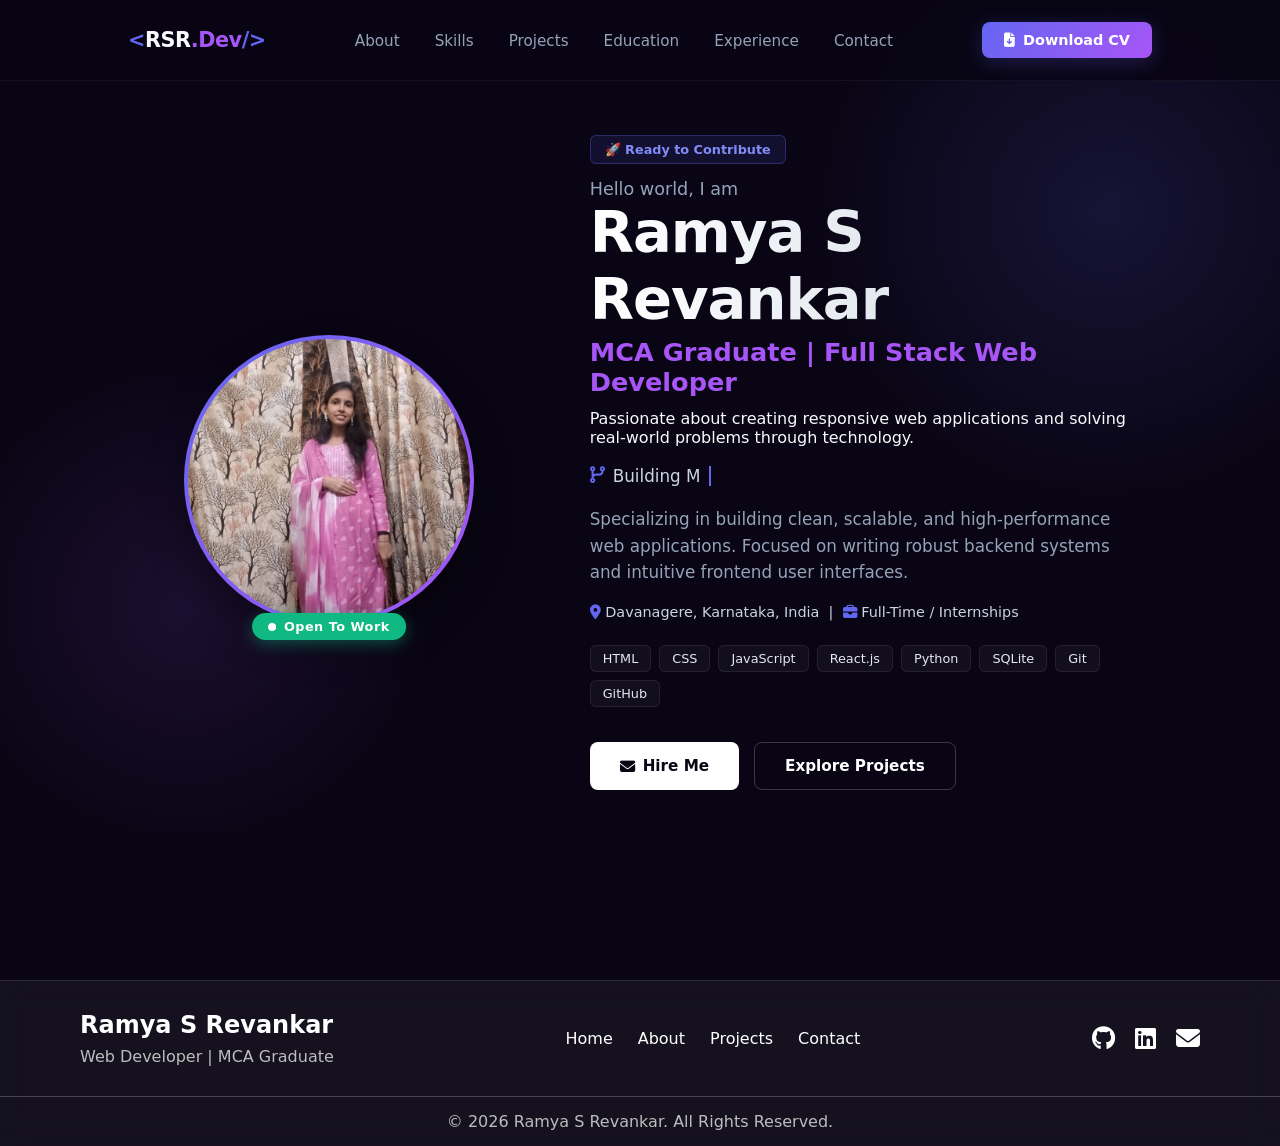
<file: index.html>
<!DOCTYPE html>
<html lang="en">
<head>
    <meta charset="UTF-8">
    <meta name="viewport" content="width=device-width, initial-scale=1.0">
    <title>Ramya S Revankar Portfolio</title>
    <link rel="stylesheet" href="index.css">
    <link rel="stylesheet" href="https://cdnjs.cloudflare.com/ajax/libs/font-awesome/6.4.0/css/all.min.css">
</head>
<body>

    <header>
        <div class="logo">
            <span class="logo-bracket">&lt;</span>RSR<span class="logo-accent">.Dev</span><span class="logo-bracket">/&gt;</span>
        </div>
        <nav>
            <ul class="nav-links">
                <li><a href="about.html">About</a></li>
                <li><a href="skills.html">Skills</a></li>
                <li><a href="projects.html">Projects</a></li>
                <li><a href="education.html">Education</a></li>
                <li><a href="experience.html">Experience</a></li>
                <li><a href="contact.html">Contact</a></li>
            </ul>
        </nav>
        <a href="file/Ramya_S_Revankar_Resume.pdf" class="btn-resume" download><i class="fa-solid fa-file-arrow-down"></i> Download CV</a>
    </header>

    <section class="hero">
        <div class="hero-container">
            
            <div class="profile-column">
                <div class="avatar-glow-ring">
                    <img src="images/logo3.jpeg" alt="Ramya S Revankar" class="profile-avatar">
                    <div class="availability-badge">
                        <span class="pulse-dot"></span> Open To Work
                    </div>
                </div>
            </div>

            <div class="info-column">
                <div class="badge-recruiter">🚀 Ready to Contribute</div>
                <p class="intro-hello">Hello world, I am</p>
                <h1 class="recruiter-name">Ramya S Revankar</h1>
                <h2 class="recruiter-title">MCA Graduate | Full Stack Web Developer</h2>
                <p class="professional-tagline">
                    Passionate about creating responsive web applications and solving real-world problems through technology.
                </p><br>
                
                <div class="dynamic-typing">
                    <i class="fa-solid fa-code-branch"></i> <span class="typed-text"></span><span class="cursor">&nbsp;</span>
                </div>

                <p class="recruiter-pitch">
                    Specializing in building clean, scalable, and high-performance web applications. Focused on writing robust backend systems and intuitive frontend user interfaces.
                </p>
                
                <p class="hiring-meta">
                    <i class="fa-solid fa-location-dot"></i> Davanagere, Karnataka, India &nbsp;|&nbsp; 
                    <i class="fa-solid fa-briefcase"></i> Full-Time / Internships
                </p>

                <div class="tech-pill-container">
                    <span class="tech-pill">HTML</span>
                    <span class="tech-pill">CSS</span>
                    <span class="tech-pill">JavaScript</span>
                    <span class="tech-pill">React.js</span>
                    <span class="tech-pill">Python</span>
                    <span class="tech-pill">SQLite</span>
                    <span class="tech-pill">Git</span>
                    <span class="tech-pill">GitHub</span>
                </div>

                <div class="action-row">
                    <a href="mailto:ramyasrevankar2002@gmail.com" class="btn btn-hire"><i class="fa-solid fa-envelope"></i> Hire Me</a>
                    <a href="projects.html" class="btn btn-work">Explore Projects</a>
                </div>

                
            </div>

        </div>
    </section>
    

    <!-- Footer -->
<footer class="footer">
    <div class="footer-container">
        <div class="footer-brand">
            <h3>Ramya S Revankar</h3>
            <p>Web Developer | MCA Graduate</p>
        </div>

        <div class="footer-links">
            <a href="index.html">Home</a>
            <a href="about.html">About</a>
            <a href="projects.html">Projects</a>
            <a href="contact.html">Contact</a>
        </div>

        <div class="footer-social">
            <a href="https://github.com/ramyasrevankar" target="_blank">
                <i class="fab fa-github"></i>
            </a>
            <a href="https://www.linkedin.com/in/ramya-s-revankar" target="_blank">
                <i class="fab fa-linkedin"></i>
            </a>
            <a href="mailto:ramyasrevankar2002@gmail.com">
                <i class="fas fa-envelope"></i>
            </a>
        </div>
    </div>

    <div class="footer-bottom">
        <p>&copy; 2026 Ramya S Revankar. All Rights Reserved.</p>
    </div>
</footer>
    <script src="script.js"></script>
</body>
</html>
</file>
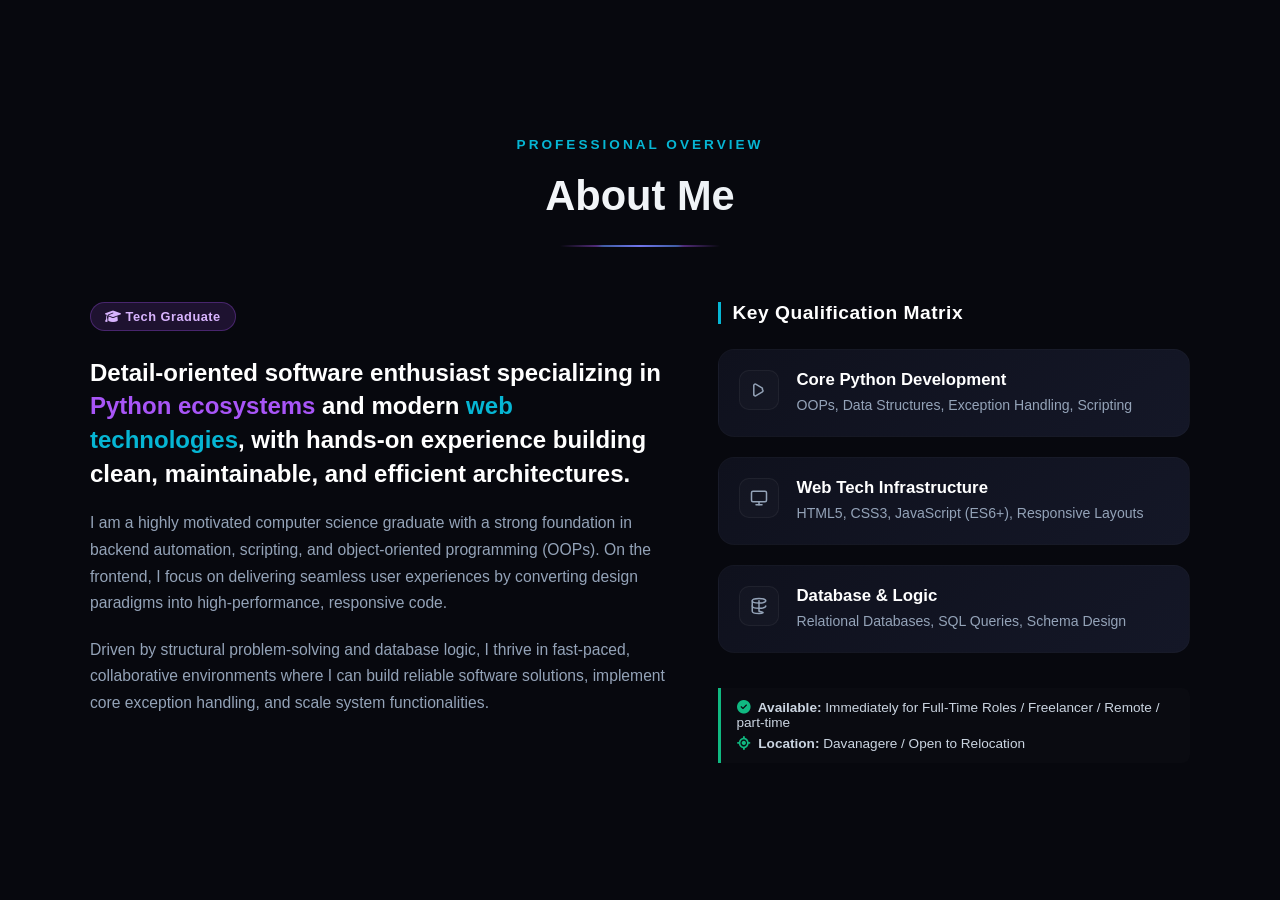
<file: about.html>
<!DOCTYPE html>
<html lang="en">
<head>
    <meta charset="UTF-8">
    <meta name="viewport" content="width=device-width, initial-scale=1.0">
    <title>About</title>
    <link rel="stylesheet" href="about.css">
    <link rel="stylesheet" href="https://cdnjs.cloudflare.com/ajax/libs/font-awesome/6.4.0/css/all.min.css">
</head>
<body>
    <section class="about-container">
        <p class="section-tag">Professional Overview</p>
        <h2 class="section-title">About Me</h2>
        <hr class="glow-divider-hr">
        <div class="about-grid">
            <div class="narrative-panel">
                <span class="recruiter-badge"><i class="fa-solid fa-graduation-cap"></i> Tech Graduate</span>
                <h3>
                    Detail-oriented software enthusiast specializing in <span class="highlight-purple">Python ecosystems</span> and modern <span class="highlight-cyan">web technologies</span>, with hands-on experience building clean, maintainable, and efficient architectures.
                </h3>
                <p>
                    I am a highly motivated computer science graduate with a strong foundation in backend automation, scripting, and object-oriented programming (OOPs). On the frontend, I focus on delivering seamless user experiences by converting design paradigms into high-performance, responsive code.
                </p>
                <p>
                    Driven by structural problem-solving and database logic, I thrive in fast-paced, collaborative environments where I can build reliable software solutions, implement core exception handling, and scale system functionalities.
                </p>
            </div>
            <div class="matrix-panel">
                <h4>Key Qualification Matrix</h4>    
                <div class="matrix-stack">
                    <div class="matrix-card">
                        <div class="matrix-icon-box">
                            <svg viewBox="0 0 24 24" stroke-linecap="round" stroke-linejoin="round">
                                <path d="M16.5 9.4 7.55 4.24a1.79 1.79 0 0 0-2.5 1.55v12.42a1.79 1.79 0 0 0 2.5 1.55l8.95-5.17a1.79 1.79 0 0 0 0-3.1z"></path>
                            </svg>
                        </div>
                        <div class="matrix-content">
                            <h5>Core Python Development</h5>
                            <p>OOPs, Data Structures, Exception Handling, Scripting</p>
                        </div>
                    </div>
                    <div class="matrix-card">
                        <div class="matrix-icon-box">
                            <svg viewBox="0 0 24 24" stroke-linecap="round" stroke-linejoin="round">
                                <rect x="2" y="3" width="20" height="14" rx="2" ry="2"></rect>
                                <line x1="8" y1="21" x2="16" y2="21"></line>
                                <line x1="12" y1="17" x2="12" y2="21"></line>
                            </svg>
                        </div>
                        <div class="matrix-content">
                            <h5>Web Tech Infrastructure</h5>
                            <p>HTML5, CSS3, JavaScript (ES6+), Responsive Layouts</p>
                        </div>
                    </div>
                    <div class="matrix-card">
                        <div class="matrix-icon-box">
                            <svg viewBox="0 0 24 24" stroke-linecap="round" stroke-linejoin="round">
                                <ellipse cx="12" cy="5" rx="9" ry="3"></ellipse>
                                <path d="M3 5v14c0 1.66 4 3 9 3s9-1.34 0-3V5"></path>
                                <path d="M3 12c0 1.66 4 3 9  3s9-1.34 9-3"></path>
                            </svg>
                        </div>
                        <div class="matrix-content">
                            <h5>Database & Logic</h5>
                            <p>Relational Databases, SQL Queries, Schema Design</p>
                        </div>
                    </div>
                    <div class="hiring-callout">
                        <p><strong><i class="fa-solid fa-circle-check"></i> Available:</strong> Immediately for Full-Time Roles / Freelancer / Remote / part-time</p>
                        <p><strong><i class="fa-solid fa-location-crosshairs"></i> Location:</strong> Davanagere / Open to Relocation</p>
                    </div>
                </div>
            </div>
        </div>
    </section>
</body>
</html>
</file>
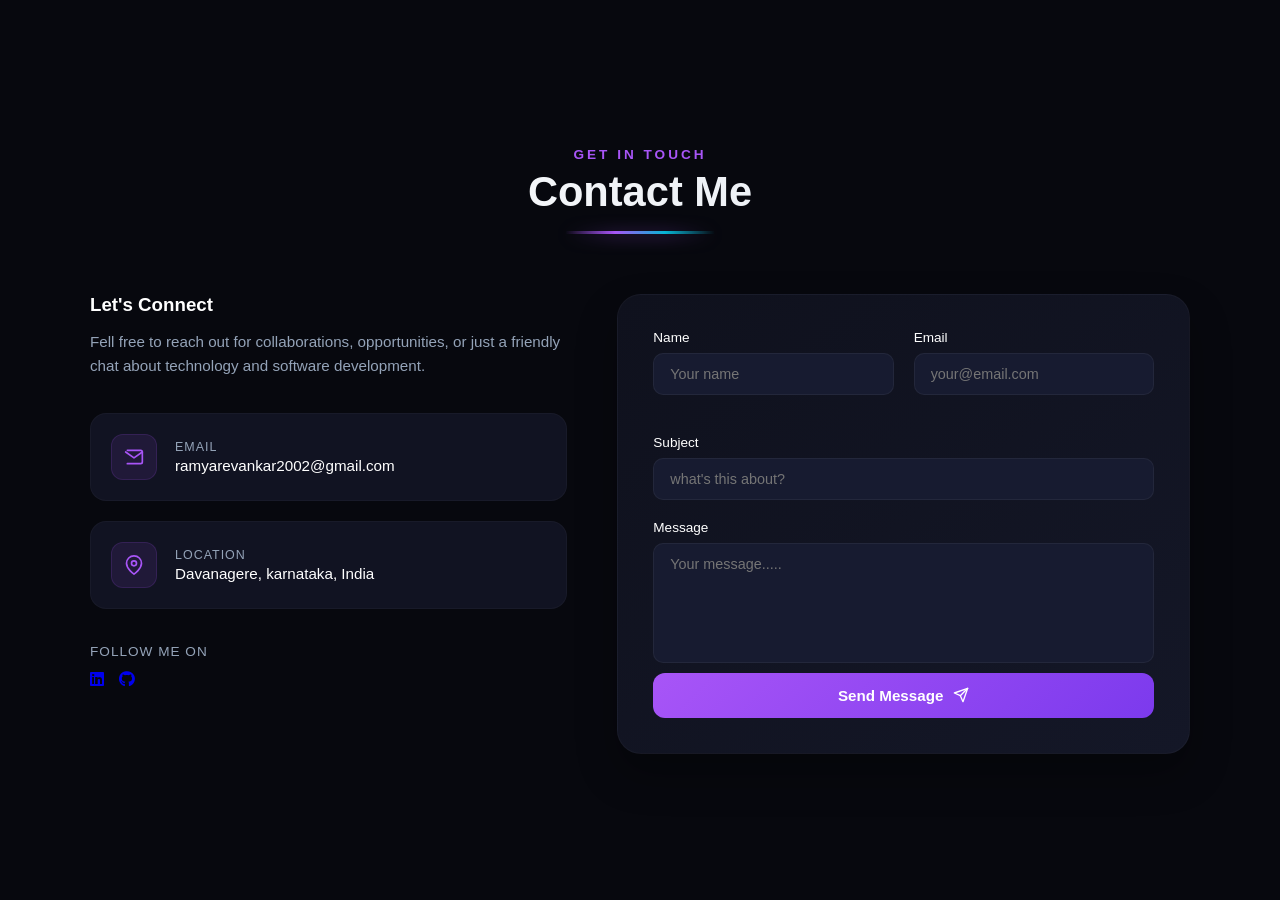
<file: contact.html>
<!DOCTYPE html>
<html lang="en">
<head>
    <meta charset="UTF-8">
    <meta name="viewport" content="width=device-width, initial-scale=1.0">
    <title>Contact</title>
    <link rel="stylesheet" href="contact.css">
    <link rel="stylesheet" href="https://cdnjs.cloudflare.com/ajax/libs/font-awesome/6.4.0/css/all.min.css">
</head>
<body>
    <section class="contact-section">
        <p class="section-tag">Get in Touch</p>
        <h2 class="section-title">Contact Me</h2>
        <hr class="attractive-hr">
        <div class="contact-grid">
            <div class="info-panel">
                <h3>Let's Connect</h3>
                <p class="desc">Fell free to reach out for collaborations, opportunities, or just a friendly chat about technology and software development.</p>
                <div class="info-cards-stack">
                    <div class="info-box">
                        <div class="icon-wrapper">
                            <svg viewBox="0 0 24 24" stroke-linecap="round" stroke-linejoin="round">
                                <path d="M4 4h16c1.1 0 2 .9 2 2v12c0 1.1-.9 2-2 2H4c-1.1 0-2.9-2-2V6c0-1.1.9-2 2-2z"></path>
                                <polyline points="22,6 12,13 2,6"></polyline>
                            </svg>
                        </div>
                        <div class="info-text">
                            <label>Email</label>
                            <span>ramyarevankar2002@gmail.com</span>
                        </div>
                    </div>
                    <div class="info-box">
                        <div class="icon-wrapper">
                            <svg viewBox="0 0 24 24" stroke-linecap="round" stroke-linejoin="round">
                                <path d="M21 10c0 7-9 13-9 13s-9-6-9-13a9 9 0 0 1 18 0z"></path>
                                <circle cx="12" cy="10" r="3"></circle>
                            </svg>
                        </div>
                        <div class="info-text">
                            <label>Location</label>
                            <span>Davanagere, karnataka, India</span>
                        </div>
                    </div>
                </div>
                <p class="socials-title">Follow me on</p>
                <div class="social-row">
                    <a href="https://www.linkedin.com/in/ramya-s-revankar" target="_blank" title="LinkedIn"><i class="fa-brands fa-linkedin"></i></a>
                    <a href="https://github.com/ramyasrevankar" target="_blank" title="GitHub"><i class="fa-brands fa-github"></i></a>
                </div>
            </div>
            <form class="contact-form" onsubmit="event.preventDefault();">
                <div class="form-row">
                    <div class="form-group">
                        <label for="name">Name</label>
                        <input type="text" id="name" placeholder="Your name">
                    </div>
                    <div class="form-group">
                        <label for="email">Email</label>
                        <input type="email" id="email" placeholder="your@email.com">
                    </div>
                </div>
                <div class="form-group">
                    <label for="subject">Subject</label>
                    <input type="text" id="subject" placeholder="what's this about?">
                </div>
                <div class="form-group no-margin">
                    <label for="message">Message</label>
                    <textarea id="message" placeholder="Your message....."></textarea>
                </div>
                <button type="submit" class="submit-btn">
                    <span>Send Message</span>
                    <svg viewBox="0 0 24 24" stroke-linecap="round" stroke-linejoin="round">
                        <line x1="22" y1="2" x2="11" y2="13"></line>
                        <polygon points="22 2 15 22 11 13 2 9 22 2"></polygon>
                    </svg>
                </button>
            </form>
        </div>
    </section>
    <script src="contact.js"></script>
</body>
</html>
</file>
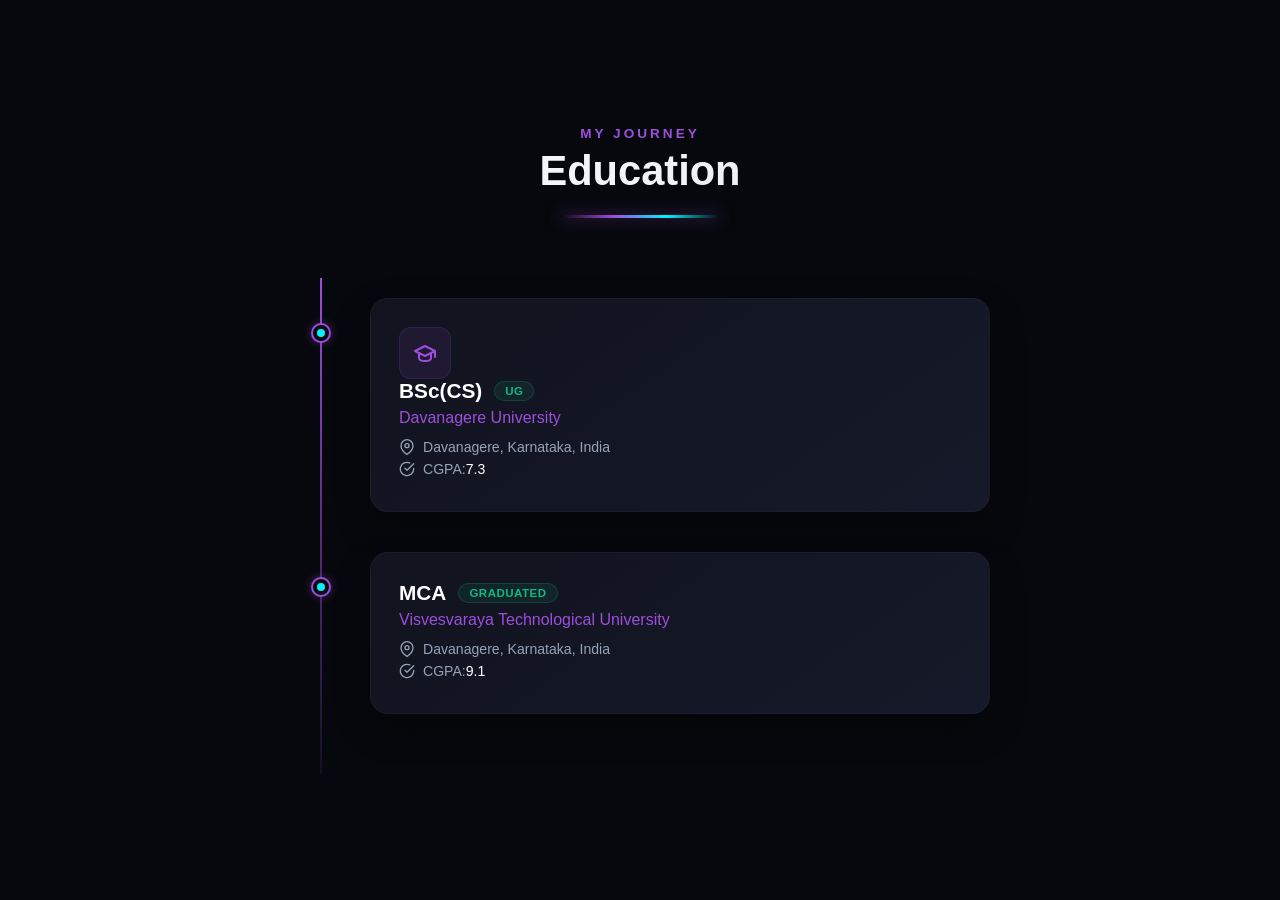
<file: education.html>
<!DOCTYPE html>
<html lang="en">
<head>
    <meta charset="UTF-8">
    <meta name="viewport" content="width=device-width, initial-scale=1.0">
    <title>Education</title>
    <link rel="stylesheet" href="education.css">
    <link rel="stylesheet" href="https://cdnjs.cloudflare.com/ajax/libs/font-awesome/6.4.0/css/all.min.css">
</head>
<body>
    <section class="education-container">
        <p class="section-tag">My Journey </p>
        <h2 class="section-title">Education</h2>
        <hr class="attractive-hr">
        <div class="timeline">
            <div class="timeline-item">
                <div class="timeline-dot"></div>
                <div class="education-card">
                    <div class="card-icon-box">
                        <svg viewBox="0 0 24 24" stroke-linecap="round" stroke-linejoin="round">
                            <path d="M22 10v6M2 10l10-5 10 5-10 5z"></path>
                            <path d="M6 12v5c0 2 2 3 6 3s6-1 6-3v-5"></path>
                        </svg>
                    </div>
                    <div class="card-info">
                        <div class="title-row">
                            <h3 class="degree-title">BSc(CS)</h3>
                            <span class="status-badge">UG</span>
                        </div>
                        <p class="university-name">Davanagere University</p>
                        <div class="detail-item">
                            <svg viewBox="0 0 24 24" stroke-linecap="round" stroke-linejoin="round">
                                <path d="M21 10c0 7-9 13-9 13s-9-6-9-13a9 9 0 0 1 18 0z"></path>
                                <circle cx="12" cy="10" r="3"></circle>
                            </svg>
                            <span>Davanagere, Karnataka, India</span>
                        </div>
                        <div class="detail-item">
                            <svg viewBox="0 0 24 24" stroke-linecap="round" stroke-linejoin="round">
                                <path d="M22 11.08V12a10 10 0 1 1-5.93-9.14"></path>
                                <polyline points="22 4 12 14.01 9 11.01"></polyline>
                            </svg>
                            <span>CGPA:<strong>7.3</strong></span>
                        </div>
                    </div>
                </div>
            </div>
            <div class="timeline-item">
                <div class="timeline-dot"></div>
                <div class="education-card">
                    <div class="card-info">
                        <div class="title-row">
                            <h3 class="degree-title">MCA</h3>
                            <span class="status-badge">Graduated</span>
                        </div>
                        <p class="university-name">Visvesvaraya Technological University</p>
                        <div class="detail-item">
                            <svg viewBox="0 0 24 24" stroke-linecap="round" stroke-linejoin="round">
                                <path d="M21 10c0 7-9 13-9 13s-9-6-9-13a9 9 0 0 1 18 0z"></path>
                                <circle cx="12" cy="10" r="3"></circle>
                            </svg>
                            <span>Davanagere, Karnataka, India</span>
                        </div>
                        <div class="detail-item">
                            <svg viewBox="0 0 24 24" stroke-linecap="round" stroke-linejoin="round">
                                <path d="M22 11.08V12a10 10 0 1 1-5.93-9.14"></path>
                                <polyline points="22 4 12 14.01 9 11.01"></polyline>
                            </svg>
                            <span>CGPA:<strong>9.1</strong></span>
                        </div>
                    </div>
                </div>
            </div>
        </div>
    </section>
</body>
</html>
</file>
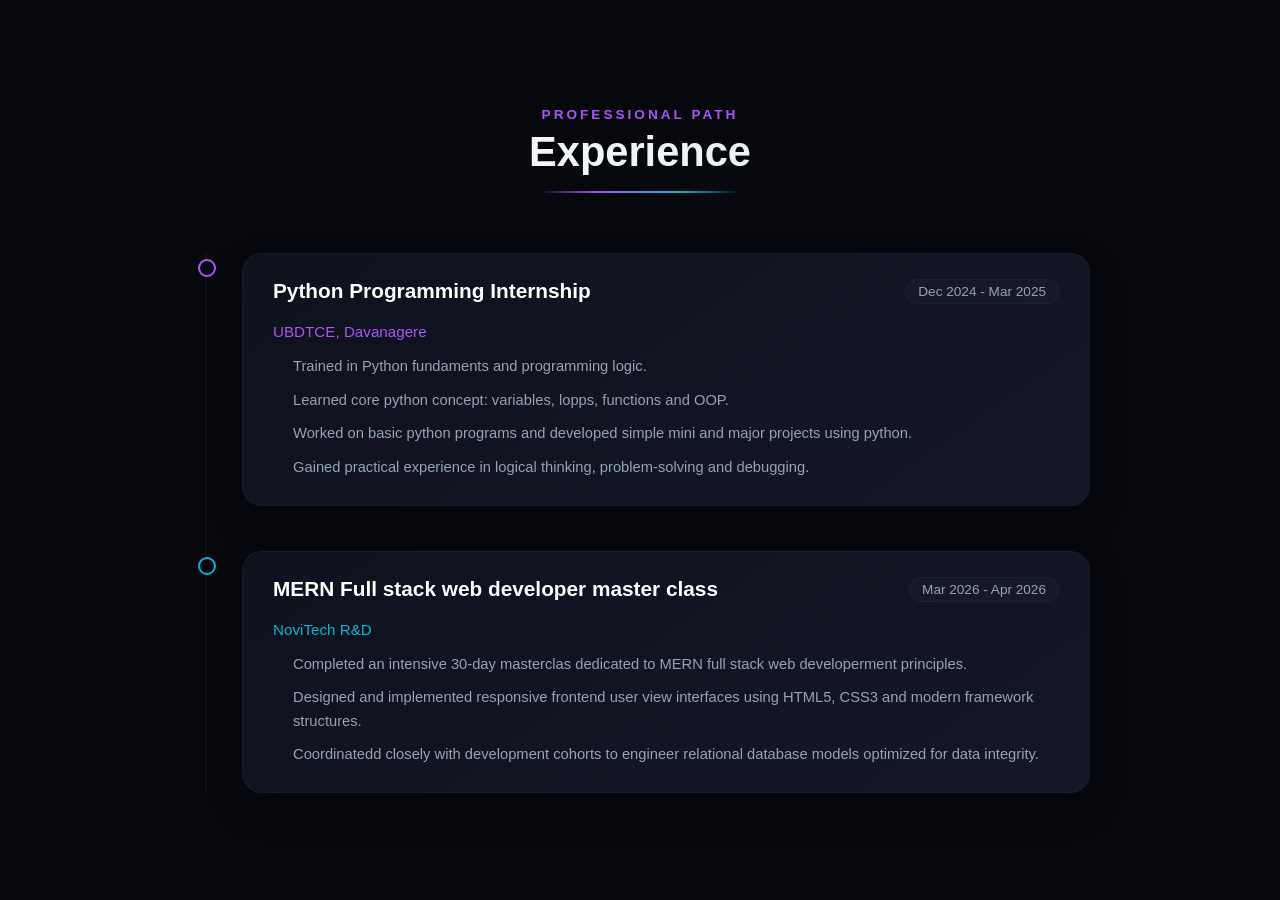
<file: experience.html>
<!DOCTYPE html>
<html lang="en">
<head>
    <meta charset="UTF-8">
    <meta name="viewport" content="width=device-width, initial-scale=1.0">
    <title>Experience</title>
    <link rel="stylesheet" href="experience.css">
    <link rel="stylesheet" href="https://cdnjs.cloudflare.com/ajax/libs/font-awesome/6.4.0/css/all.min.css">
</head>
<body>
    <section class="experience-section">
    <p class="section-tag">Professional Path</p>
    <h2 class="section-title">Experience</h2>
    <hr class="nebula-warp-hr">
    <div class="timeline-rail">
        <div class="timeline-node">
            <div class="experience-card">
                <div class="exp-header">
                    <div>
                        <h3 class="role-title">Python Programming Internship</h3><br>
                        <p class="company-tag">UBDTCE, Davanagere</p>
                    </div>
                    <span class="exp-period">Dec 2024 - Mar 2025</span>
                </div>
                <ul class="exp-details-list">
                    <li>Trained in Python fundaments and programming logic.</li>
                    <li>Learned core python concept: variables, lopps, functions and OOP.</li>
                    <li>Worked on basic python programs and developed simple mini and major projects using python.</li>
                    <li>Gained practical experience in logical thinking, problem-solving and debugging.</li>
                </ul>
            </div>
        </div>
        <div class="timeline-node">
            <div class="experience-card">
                <div class="exp-header">
                    <div>
                        <h3 class="role-title">MERN Full stack web developer master class</h3><br>
                        <p class="company-tag">NoviTech R&D</p>
                    </div>
                    <span class="exp-period">Mar 2026 - Apr 2026</span>
                </div>
                <ul class="exp-details-list">
                    <li>Completed an intensive 30-day masterclas dedicated to MERN full stack web developerment principles.</li>
                    <li>Designed and implemented responsive frontend user view interfaces using HTML5, CSS3 and modern framework structures.</li>
                    <li>Coordinatedd closely with development cohorts to engineer relational database models optimized for data integrity.</li>
                </ul>
            </div>
        </div>
        
    </div>
</section>
</body>
</html>
</file>
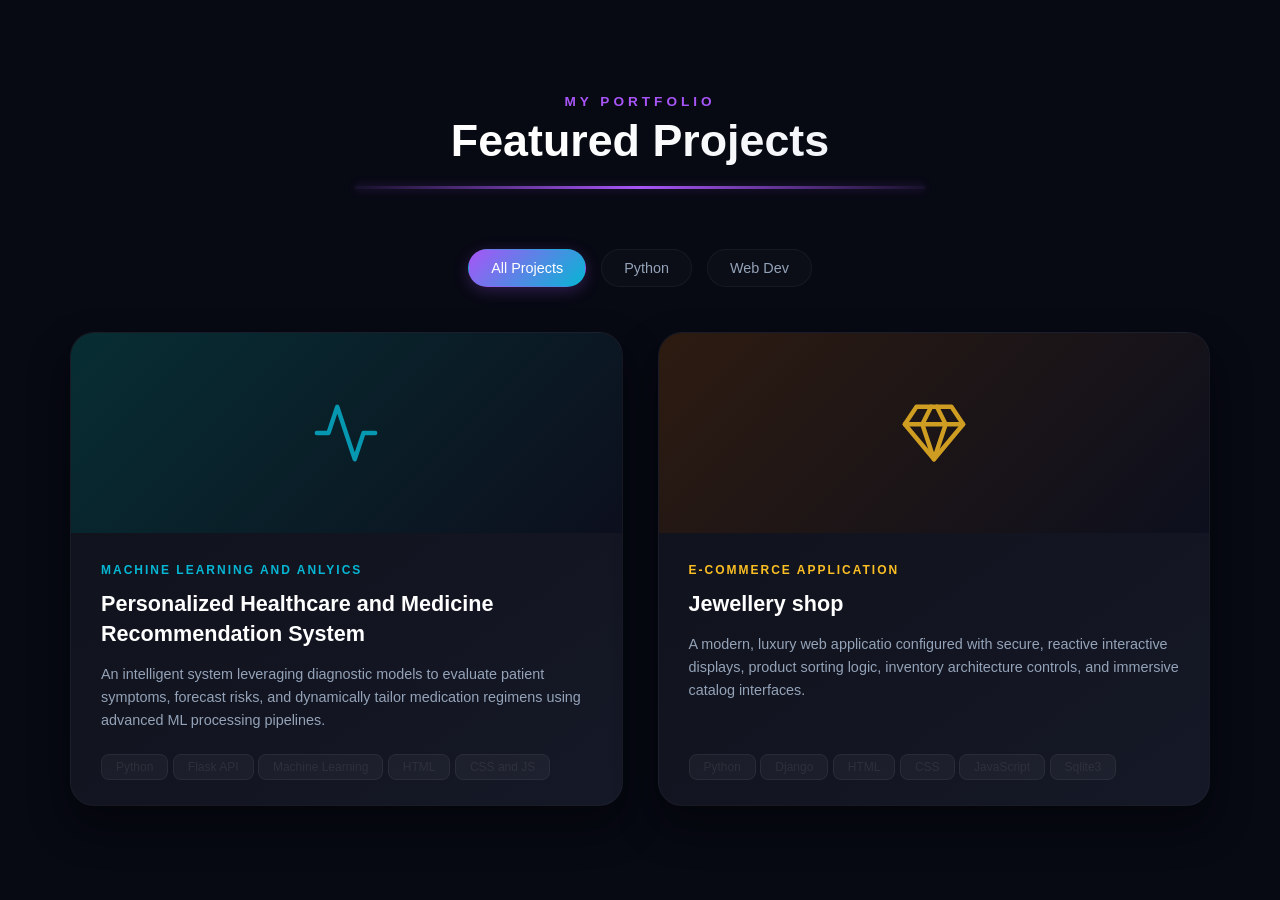
<file: projects.html>
<!DOCTYPE html>
<html lang="en">
<head>
    <meta charset="UTF-8">
    <meta name="viewport" content="width=device-width, initial-scale=1.0">
    <title>Projects</title>
    <link rel="stylesheet" href="projects.css">
    <link rel="stylesheet" href="https://cdnjs.cloudflare.com/ajax/libs/font-awesome/6.4.0/css/all.min.css">
</head>
</head>
<body>
    <section class="portfolio-wrapper">
        <p class="section-subtitle">My Portfolio</p>
        <h2 class="section-title">Featured Projects</h2>
        <hr class="cyber-pulse-hr">
        <div class="filter-controls">
            <button class="filter-btn active" data-filter="all">All Projects</button>
            <button class="filter-btn" data-filter="python">Python</button>
            <button class="filter-btn" data-filter="web">Web Dev</button>
        </div>
        <div class="projects-grid">
            <div class="project-card">
                <div class="card-visual bg-healthcare">
                    <svg viewBox="0 0 24 24" fill="none" stroke="var(--cyan-accent)" stroke-width="1.5" stroke-linecap="round" stroke-linejoin="round">
                        <path d="M22 12h-4l-3 9L9 3l-3 9H2"></path>
                    </svg>
                </div>
                <div class="card-body">
                    <div class="project-meta meta-healthcare">Machine Learning and Anlyics</div>
                    <h3 class="project-name">Personalized Healthcare and Medicine Recommendation System</h3>
                    <p class="project-description">An intelligent system leveraging diagnostic models to evaluate patient symptoms, forecast risks, and dynamically tailor medication regimens using advanced ML processing pipelines.</p>
                    <div class="tech-badge-container">
                        <span class="tech-tag">Python</span>
                        <span class="tech-tag">Flask API</span>
                        <span class="tech-tag">Machine Learning</span>
                        <span class="tech-tag">HTML</span>
                        <span class="tech-tag">CSS and JS</span>
                    </div>
                </div>
            </div>
            <div class="project-card">
                <div class="card-visual bg-jewellery">
                    <svg viewBox="0 0 24 24" fill="none" stroke="var(--gold-accent)" stroke-width="1.5" stroke-linecap="round" stroke-linejoin="round">
                        <path d="M6 3h12l4 6-10 12L2  9z"></path>
                        <path d="M11 3 8 9l4 12 4-12-3-6"></path>
                        <path d="M2 9h20"></path>
                    </svg>
                </div>
                <div class="card-body">
                    <div class="project-meta meta-jewellery">E-commerce application</div>
                    <h3 class="project-name">Jewellery shop</h3>
                    <p class="project-description">A modern, luxury web applicatio configured with secure, reactive interactive displays, product sorting logic, inventory architecture controls, and immersive catalog interfaces.</p>
                    <div class="tech-badge-container">
                        <span class="tech-tag">Python</span>
                        <span class="tech-tag">Django</span>
                        <span class="tech-tag">HTML</span>
                        <span class="tech-tag">CSS</span>
                        <span class="tech-tag">JavaScript</span>
                        <span class="tech-tag">Sqlite3</span>
                    </div>
                </div>
            </div>
        </div>
    </section> 
    
    <script src="projects.js"></script>
</body>
</html>
</file>
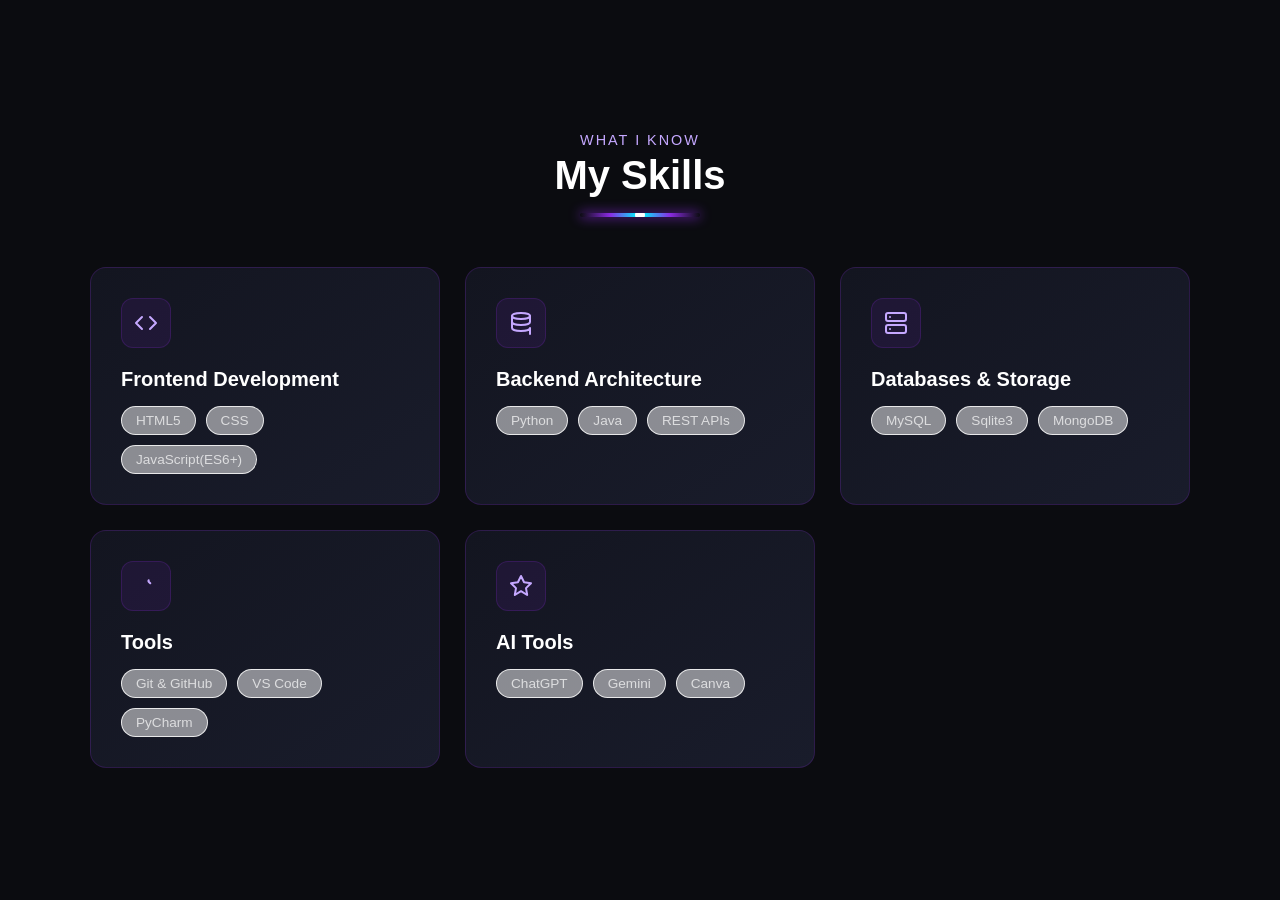
<file: skills.html>
<!DOCTYPE html>
<html lang="en">
<head>
    <meta charset="UTF-8">
    <meta name="viewport" content="width=device-width, initial-scale=1.0">
    <title>My skill</title>
    <link rel="stylesheet" href="skills.css">
    <link rel="stylesheet" href="https://cdnjs.cloudflare.com/ajax/libs/font-awesome/6.4.0/css/all.min.css">
</head>
<body>
    <section class="skills-container">
        <p class="subtitle">What I Know</p>
        <h2 class="main-heading">My Skills</h2>
        <hr class="custom-hr">
        <div class="skills-grid">
            <div class="skill-card ">
                <div class="card-icon">
                    <svg viewBox="0 0 24 24"><polyline points="16 18 22 12 16 6"></polyline><polyline points="8 6 2 12 8 18"></polyline></svg>
                </div>
                <h3 class="card-title">Frontend Development</h3>
                <div class="tags-container">
                    <span class="skill-tag">HTML5</span>
                    <span class="skill-tag">CSS</span>
                    <span class="skill-tag">JavaScript(ES6+)</span>
                </div>
            </div>
            <div class="skill-card">
                <div class="card-icon">
                    <svg viewBox="0 0 24 24"><ellipse cx="12" cy="5" rx="9" ry="3"></ellipse><path d="M3 5v6c0 1.66 4 3 9 3s9-1.34 9-3V5"></path><path d="M3 11v6c0 1.66 4 3 9 3s9-1.34 9-3v6"></path></svg>
                </div>
                <h3 class="card-title">Backend Architecture</h3>
                <div class="tags-container">
                    <span class="skill-tag">Python</span>
                    <span class="skill-tag">Java</span>
                    <span class="skill-tag">REST APIs</span>
                </div>
            </div>
            <div class="skill-card">
                <div class="card-icon">
                    <svg viewBox="0 0 24 24"><rect x="2" y="2" width="20" height="8" rx="2" ry="2"></rect><rect x="2" y="14" width="20" height="8" rx="2" ry="2"></rect><line x1="6" y1="6" x2="6.01" y2="6"></line><line x1="6" y1="18" x2="6.01" y2="18"></line></svg>
                </div>
                <h3 class="card-title">Databases & Storage</h3>
                <div class="tags-container">
                    <span class="skill-tag">MySQL</span>
                    <span class="skill-tag">Sqlite3</span>
                    <span class="skill-tag">MongoDB</span>
                </div>
            </div>
            <div class="skill-card ">
                <div class="card-icon">
                    <svg viewBox="0 0 24 24"><path d="M14.7 6.3a1 1 0 0 0 0 1.4l1.6 1.6a1 1 0 0 0 1.4 0.l3.77-3.77a6 6 0 0 1-7.94 7.94l-6.91 6.91a2.12 2.12 0 0 1-3-3l6.91-6.91a6 6 0 0 1 7.94-7.94l-3.76 3.76z"></path></svg>
                </div>
                <h3 class="card-title">Tools</h3>
                <div class="tags-container">
                    <span class="skill-tag">Git & GitHub</span>
                    <span class="skill-tag">VS Code</span>
                    <span class="skill-tag">PyCharm</span>
                </div>
            </div>
            <div class="skill-card ">
                <div class="card-icon">
                    <svg viewBox="0 0 24 24"><polygon points="12 2 15.09 8.26 22 9.27 17 14.14 18.18 21.02 12 17.17 5.82 21.02 7 14.14 2 9.27 8.91 8.26 12 2"></polygon></svg>
                </div>
                <h3 class="card-title">AI Tools</h3>
                <div class="tags-container">
                    <span class="skill-tag">ChatGPT</span>
                    <span class="skill-tag">Gemini</span>
                    <span class="skill-tag">Canva</span>
                </div>
            </div>
        </div>
    </section>
</body>
</html>
</file>
<file: index.css>
/* Premium Reset Styles */
* {
    margin: 0;
    padding: 0;
    box-sizing: border-box;
    font-family: 'Plus Jakarta Sans', 'Segoe UI', system-ui, sans-serif;
}

body {
    background-color: #090514; /* Deep elite dark purple layout */
    color: #f8fafc;
    overflow-x: hidden;
    min-height: 100vh;
}

/* Ambient Professional Glow Overlays */
body::before {
    content: '';
    position: absolute;
    width: 600px;
    height: 600px;
    background: radial-gradient(circle, rgba(99, 102, 241, 0.15) 0%, rgba(0,0,0,0) 70%);
    top: -10%;
    right: -10%;
    z-index: -1;
}

body::after {
    content: '';
    position: absolute;
    width: 500px;
    height: 500px;
    background: radial-gradient(circle, rgba(168, 85, 247, 0.12) 0%, rgba(0,0,0,0) 70%);
    bottom: 5%;
    left: -5%;
    z-index: -1;
}

/* Elegant Premium Navigation Bar */
header {
    display: flex;
    justify-content: space-between;
    align-items: center;
    padding: 22px 10%;
    background-color: rgba(9, 5, 20, 0.85);
    backdrop-filter: blur(12px);
    border-bottom: 1px solid rgba(255, 255, 255, 0.05);
    position: fixed;
    width: 100%;
    top: 0;
    z-index: 1000;
}

.logo {
    font-size: 1.3rem;
    font-weight: 700;
    letter-spacing: -0.5px;
}

.logo-bracket {
    color: #6366f1;
}

.logo-accent {
    color: #a855f7;
}

.nav-links {
    display: flex;
    list-style: none;
    gap: 35px;
}

.nav-links a {
    color: #94a3b8;
    text-decoration: none;
    font-size: 0.95rem;
    font-weight: 500;
    transition: color 0.25s ease;
}

.nav-links a:hover {
    color: #ffffff;
}

.btn-resume {
    background: linear-gradient(135deg, #6366f1 0%, #a855f7 100%);
    color: #ffffff;
    text-decoration: none;
    padding: 10px 22px;
    border-radius: 8px;
    font-size: 0.9rem;
    font-weight: 600;
    display: flex;
    align-items: center;
    gap: 8px;
    box-shadow: 0 4px 20px rgba(99, 102, 241, 0.25);
    transition: all 0.3s ease;
}

.btn-resume:hover {
    transform: translateY(-2px);
    box-shadow: 0 6px 25px rgba(168, 85, 247, 0.4);
}

/* Structured Hero Layout */
.hero {
    display: flex;
    justify-content: center;
    align-items: center;
    min-height: 100vh;
    padding: 120px 10% 60px 10%;
}

.hero-container {
    display: grid;
    grid-template-columns: 1fr 1.4fr;
    gap: 60px;
    align-items: center;
    max-width: 1200px;
    width: 100%;
}

/* Strategic Profile Component */
.profile-column {
    display: flex;
    justify-content: center;
}

.avatar-glow-ring {
    position: relative;
    width: 290px;
    height: 290px;
    border-radius: 50%; /* Modern squircle shape */
    padding: 4px;
    background: linear-gradient(135deg, #6366f1, #a855f7);
    box-shadow: 0 20px 40px rgba(0, 0, 0, 0.4);
}

.profile-avatar {
    width: 100%;
    height: 100%;
    object-fit: cover;
    border-radius: 50%;
    background-color: #130d24;
}

/* Live Recruitment Status Indicator */
.availability-badge {
    position: absolute;
    bottom: -15px;
    left: 50%;
    transform: translateX(-50%);
    background-color: #10b981; /* Vibrant Success Green */
    color: #ffffff;
    padding: 6px 16px;
    border-radius: 30px;
    font-size: 0.8rem;
    font-weight: 700;
    letter-spacing: 0.5px;
    display: flex;
    align-items: center;
    gap: 8px;
    box-shadow: 0 4px 15px rgba(16, 185, 129, 0.4);
    white-space: nowrap;
}

.pulse-dot {
    width: 8px;
    height: 8px;
    background-color: white;
    border-radius: 50%;
    animation: pulse 1.5s infinite;
}

@keyframes pulse {
    0% { transform: scale(0.9); opacity: 1; }
    50% { transform: scale(1.2); opacity: 0.5; }
    100% { transform: scale(0.9); opacity: 1; }
}

/* HR Context Content Styling */
.badge-recruiter {
    display: inline-block;
    background-color: rgba(99, 102, 241, 0.12);
    border: 1px solid rgba(99, 102, 241, 0.3);
    color: #818cf8;
    padding: 6px 14px;
    border-radius: 6px;
    font-size: 0.8rem;
    font-weight: 600;
    margin-bottom: 15px;
}

.intro-hello {
    color: #94a3b8;
    font-size: 1.1rem;
    font-weight: 500;
}

.recruiter-name {
    font-size: 3.6rem;
    font-weight: 800;
    letter-spacing: -1px;
    background: linear-gradient(to right, #ffffff, #cbd5e1);
    -webkit-background-clip: text;
    -webkit-text-fill-color: transparent;
    margin-bottom: 4px;
}

.recruiter-title {
    font-size: 1.6rem;
    font-weight: 600;
    color: #a855f7; /* Highlighting primary technical field */
    margin-bottom: 12px;
}

.dynamic-typing {
    font-size: 1.05rem;
    color: #cbd5e1;
    margin-bottom: 20px;
    display: flex;
    align-items: center;
    gap: 8px;
}

.dynamic-typing i {
    color: #6366f1;
}

.cursor {
    background-color: #6366f1;
    width: 2px;
    animation: blink 0.8s infinite;
}

@keyframes blink {
    50% { opacity: 0; }
}

.recruiter-pitch {
    color: #94a3b8;
    font-size: 1.05rem;
    line-height: 1.6;
    margin-bottom: 18px;
    max-width: 540px;
}

.hiring-meta {
    color: #cbd5e1;
    font-size: 0.9rem;
    margin-bottom: 25px;
}

.hiring-meta i {
    color: #6366f1;
}

/* Instant-Scan Technical Stack Badges */
.tech-pill-container {
    display: flex;
    flex-wrap: wrap;
    gap: 8px;
    margin-bottom: 35px;
}

.tech-pill {
    background-color: rgba(255, 255, 255, 0.04);
    border: 1px solid rgba(255, 255, 255, 0.08);
    color: #e2e8f0;
    padding: 5px 12px;
    border-radius: 6px;
    font-size: 0.8rem;
    font-weight: 500;
}

/* Call To Actions UI Layout */
.action-row {
    display: flex;
    gap: 15px;
    margin-bottom: 35px;
}

.btn {
    padding: 14px 30px;
    border-radius: 8px;
    font-size: 0.95rem;
    font-weight: 600;
    text-decoration: none;
    display: inline-flex;
    align-items: center;
    gap: 8px;
    transition: all 0.25s ease;
}

.btn-hire {
    background-color: #ffffff;
    color: #090514;
}

.btn-hire:hover {
    background-color: #f1f5f9;
    transform: translateY(-2px);
    box-shadow: 0 8px 20px rgba(255, 255, 255, 0.15);
}

.btn-work {
    border: 1px solid rgba(255, 255, 255, 0.2);
    color: #ffffff;
}

.btn-work:hover {
    background-color: rgba(255, 255, 255, 0.05);
    border-color: rgba(255, 255, 255, 0.4);
}



/* Fully Responsive Breakpoints */
@media (max-width: 968px) {
    header {
        padding: 15px 5%;
    }
    .nav-links {
        display: none; /* Streamline mobile experience */
    }
    .hero-container {
        grid-template-columns: 1fr;
        text-align: center;
        gap: 45px;
    }
    .profile-column {
        order: -1;
    }
    .badge-recruiter, .tech-pill-container, .action-row, .recruiter-socials {
        justify-content: center;
        margin-left: auto;
        margin-right: auto;
    }
    .recruiter-name {
        font-size: 2.8rem;
    }
}
.footer {
    width:100%;
    background: rgba(255, 255, 255, 0.05);
    backdrop-filter: blur(15px);
    -webkit-backdrop-filter: blur(15px);
    border-top: 1px solid rgba(255, 255, 255, 0.1);
    color: white;
    margin-top: 80px;
}

.footer-container {
    max-width: 1200px;
    margin: auto;
    display: flex;
    justify-content: space-between;
    align-items: center;
    padding: 30px 40px;
    flex-wrap: wrap;
    gap: 20px;
}

.footer-brand h3 {
    font-size: 24px;
    margin-bottom: 8px;
}

.footer-brand p {
    color: #bdbdbd;
}

.footer-links{
    display: flex;
    gap: 25px;
}

.footer-links a{
    color: white;
    text-decoration: none;
    font-weight: 500;
    transition: 0.3s;
}

.footer-links a:hover {
    color: #4da3ff;
}

.footer-social {
    display: flex;
    gap: 20px;
}

.footer-social a {
    color: white;
    font-size: 24px;
    transition: 0.3s;
}

.footer-social a:hover {
    color: #4da3ff;
    transform: translateY(-3px);
}

.footer-bottom {
    text-align: center;
    color:#bdbdbd;
    border-top: 1px solid rgba(255,255,255,0.21);
    padding: 15px;
}

@media (max-width: 768px) {
    .footer-container {
        flex-direction: column;
        text-align: center;
    }
    .footer-links {
        flex-wrap: wrap;
        justify-content: center;
    }
    .footer-social {
        justify-content: center;
    }
}
</file>
<file: about.css>
*{
    margin: 0;
    padding: 0;
    box-sizing: border-box;
    font-family: 'Plus Jakarta Sans',sans-serif;
}

:root{
    --bg-dark:#07080e;
    --card-surface:#111322;
    --accent-purple:#a855f7;
    --accent-cyan:#06b6d4;
    --text-primary:#ffffff;
    --text-muted:#94a3b8;
    --tag-bg:rgba(168,85,247,0.15);
}

body{
    background-color: var(--bg-dark);
    color: var(--text-primary);
    min-height: 100vh;
    display: flex;
    justify-content: center;
    align-items: center;
    padding: 80px 20px;
}

.about-container {
    max-width: 1100px;
    width: 100%;
    text-align: center;
}

.section-tag{
    font-size: 0.85rem;
    color: var(--accent-cyan);
    text-transform: uppercase;
    letter-spacing: 3px;
    margin-bottom:20px;
    font-weight: 600;
}

/* Header Text Styles */
.section-title {
    font-size: 2.6rem;
    font-weight: 700;
    background: linear-gradient(to right, #ffffff, #e2e9f0);
    -webkit-background-clip: text;
    -webkit-text-fill-color: transparent;
    margin-bottom: 25px;
}

.glow-divider-hr {
    border: none;
    height: 2px;
    width: 160px;
    margin: 0 auto 55px auto;
    background: linear-gradient(90deg, transparent 0%, var(--accent-purple) 50%, transparent 100%);
    position: relative;
}

.glow-divider-hr::after{
    content: '';
    position: absolute;
    top: 0;
    left: 25%;
    width: 50%;
    height: 2px;
    background: var(--accent-cyan);
    filter: blur(2px);
}

.about-grid{
    display: grid;
    grid-template-columns: 1.1fr 0.9fr;
    gap: 50px;
    text-align: left;
    align-items: start;
}

.narrative-panel {
    display: flex;
    flex-direction: column;
    gap: 20px;
}

/* Two-Column Structured Responsive Layout Grid */
.recruiter-badge {
    align-self: flex-start;
    background-color: var(--tag-bg);
    border: 1px solid rgba(168, 85, 247, 0.3);
    color: #d8b4fe;
    padding: 6px 14px;
    border-radius: 20px;
    font-size: 0.8rem;
    font-weight: 600;
    letter-spacing: 0.5px;
    margin-bottom: 5px;
}

/* Left Card - Executive Bio */
.narrative-panel h3 {
    font-size: 1.5rem;
    font-weight: 600;
    line-height: 1.4;
    color: var(--text-primary);
}

.narrative-panel h3 span.highlight-purple{
    color: var(--accent-purple);
}

.narrative-panel h3 span.highlight-cyan{
    color: var(--accent-cyan);
}

.narrative-panel p{
    font-size: 0.98rem;
    color:var(--text-muted);
    line-height: 1.7;
}

.matrix-panel h4 {
    font-size: 1.2rem;
    font-weight: 600;
    letter-spacing: 0.5px;
    border-left: 3px solid var(--accent-cyan);
    padding-left: 12px;
    margin-bottom: 25px;
}

.matrix-stack {
    display: flex;
    flex-direction: column;
    gap: 20px;
}

.matrix-card {
    background: linear-gradient(145deg, #0f111d,#141727);
    border: 1px solid rgba(255, 255, 255, 0.02);
    border-radius: 16px;
    padding: 20px;
    display: flex;
    gap: 18px;
    align-items: flex-start;
    transition: all 0.3s cubic-bezier(0.165,0.84,0.44,1);
}

.matrix-card:hover {
    transform: translateX(4px);
    border-color: rgba(6,182,212,0.15);
    background: linear-gradient(145deg, #121526, #171b30);
}

/* Right Card - Instant HR Filtering Matrix */
.matrix-icon-box {
    width: 40px;
    height: 40px;
    background-color:rgba(255, 255, 255, 0.02);
    border: 1px solid rgba(255, 255, 255, 0.05);
    border-radius: 10px;
    display: flex;
    align-items: center;
    flex-shrink: 0;
    transition: all 0.3s ease;
    justify-content: center;
}

.matrix-card:hover .matrix-icon-box {
    background-color: rgba(6,182,212,0.1);
    border-color: rgba(6,182,212,0.3);
}

.matrix-icon-box svg {
    width: 18px;
    height: 18px;
    stroke: var(--text-muted);
    stroke-width: 2;
    fill: none;
    transition: stroke 0.3s ease;
}

.matrix-card:hover .matrix-icon-box svg {
    stroke: var(--accent-cyan);
}

.matrix-content h5 {
    color: var(--text-primary);
    font-size: 1.05rem;
    font-weight: 600;
    margin-bottom: 5px;
}

.matrix-content p {
    color: var(--text-muted);
    font-size: 0.88rem;
    line-height: 1.5;
}

/* Bottom Callout Frame */
.hiring-callout {
    margin-top: 15px;
    background-color: rgba(255, 255, 255, 0.01);
    border-left: 3px solid #10b981; /* Green validation line */
    padding: 12px 16px;
    border-radius: 0 8px 8px 0;
}

.hiring-callout p {
    color: #cbd5e1;
    font-size: 0.85rem;
    margin-bottom: 6px;
}

.hiring-callout p:last-child {
    margin-bottom: 0;
}

.hiring-callout i {
    color: #10b981;
    margin-right: 4px;
}

@media (max-width: 850px) {
    .about-grid {
        grid-template-columns: 1fr;
        gap: 45px;
    }
    .section-title {
        font-size: 2.2rem;
    }
}
</file>
<file: contact.css>
*{
    margin: 0;
    padding: 0;
    box-sizing: border-box;
    font-family: 'Plus Jakarta Sans',sans-serif;
}

:root{
    --bg-dark:#07080e;
    --card-surface:#111322;
    --input-bg:#171b30;
    --accent-purple:#a855f7;
    --accent-cyan:#06b6d4;
    --text-primary:#ffffff;
    --text-muted:#94a3b8;
    --border-glow:rgba(168,85,247,0.2);
}

body{
    background-color: var(--bg-dark);
    color: var(--text-primary);
    min-height: 100vh;
    display: flex;
    justify-content: center;
    align-items: center;
    padding: 80px 20px;
}

.contact-section{
    max-width: 1100px;
    width: 100%;
    text-align: center;
}

.section-tag{
    font-size: 0.85rem;
    color: var(--accent-purple);
    text-transform: uppercase;
    letter-spacing: 3px;
    margin-bottom: 6px;
    font-weight: 600;
}

.section-title{
    font-size: 2.6rem;
    font-weight: 700;
    background: linear-gradient(to right, #ffffff, #e2e8f0);
    -webkit-background-clip: text;
    -webkit-text-fill-color: transparent;
    margin-bottom: 15px;
}

.attractive-hr{
    border: none;
    height: 3px;
    width: 150px;
    margin: 0 auto 60px auto;
    background: linear-gradient(90deg, transparent, var(--accent-purple),var(--accent-cyan),transparent);
    border-radius: 5px;
    filter: drop-shadow(0px 2px 8px rgba(168,85,247,0.6));
}

.contact-grid{
    display: grid;
    grid-template-columns: 1fr 1.2fr;
    gap: 50px;
    text-align: left;
    align-items: start;
}

.info-panel h3{
    font-family: 1.5rem;
    font-weight: 600;
    margin-bottom: 14px;
}

.info-panel p.desc{
    color: var(--text-muted);
    font-size: 0.95rem;
    line-height: 1.6;
    margin-bottom: 35px;
}

.info-cards-stack{
    display: flex;
    flex-direction: column;
    gap: 20px;
    margin-bottom: 35px;
}

.info-box{
    background-color: var(--card-surface);
    border: 
    1px solid rgba(255,255,255,0.03);
    border-radius: 16px;
    padding: 20px;
    display: flex;
    align-items: center;
    gap: 18px;
    transition: all 0.3s ease;
}

.info-box:hover{
    border-color: rgba(6,182,212,0.2);
    transform: translateX(4px);
}

.icon-wrapper{
    width: 46px;
    height: 46px;
    background-color: rgba(168,85,247,0.1);
    border-radius: 12px;
    display: flex;
    align-items: center;
    justify-content: center;
    border: 1px solid rgba(168,85,247,0.15);
    flex-shrink: 0;
}

.icon-wrapper svg{
    width: 20px;
    height: 20px;
    stroke: var(--accent-purple);
    stroke-width: 2;
    fill: none;
}

.info-text label{
    display: block;
    font-size: 0.78rem;
    color: var(--text-muted);
    text-transform: uppercase;
    letter-spacing: 1px;
    margin-bottom: 3px;
}

.info-text span{
    font-size: 0.95rem;
    font-weight: 500;
    color: var(--text-primary);
}

.socials-title{
    font-size: 0.85rem;
    color: var(--text-muted);
    margin-bottom: 12px;
    text-transform: uppercase;
    letter-spacing: 1px;
}

.social-row{
    display: flex;
    gap: 15px;
}

.social-icon-btn{
    width: 40px;
    height: 40px;
    border-radius: 10px;
    background-color: var(--card-surface);
    display: flex;
    align-items: center;
    justify-content: center;
    border: 1px solid rgba(255,255,255,0.05);
    color: var(--text-muted);
    transition: all 0.3s ease;
    text-decoration: none;
}

.social-icon-btn:hover{
    background-color: var(--accent-purple);
    color: white;
    transform: translateY(-3px);
    box-shadow: 0 5px 15px rgba(168,85,247,0.3);
}


.contact-form{
    background: linear-gradient(145deg, #0f111d, #141727);
    border: 1px solid rgba(255,255,255,0.03);
    border-radius: 24px;
    padding: 35px;
    box-shadow: 0 20px 40px rgba(0,0,0,0.3);
}

.form-row{
    display: grid;
    grid-template-columns: 1fr 1fr;
    gap: 20px;
    margin-bottom: 20px;
}

.form-group{
    display: flex;
    flex-direction: column;
    text-align: left;
    margin-bottom: 20px;
}

.form-group.no-margin{
    margin-bottom: 0;
}

.form-group label{
    font-size: 0.85rem;
    font-weight: 500;
    color: var(--text-primary);
    margin-bottom: 8px;
}

.form-group input, .form-group textarea{
    background-color: var(--input-bg);
    border: 1px solid rgba(255,255,255,0.05);
    border-radius: 10px;
    padding: 12px 16px;
    color: var(--text-primary);
    font-size: 0.9rem;
    outline: none;
    transition: all 0.3s ease;
}

.form-group input:focus, .form-group textarea:focus{
    border-color: var(--accent-purple);
    box-shadow: 0 0 10px var(--border-glow);
    background-color: rgba(23,27,48,0.7);
}

.form-group textarea{
    resize: none;
    min-height: 120px;
}

.submit-btn{
    width: 100%;
    background: linear-gradient(135deg, var(--accent-purple),#7c3aed);
    color: white;
    border: none;
    padding: 14px;
    border-radius: 12px;
    font-size: 0.95rem;
    font-weight: 600;
    cursor: pointer;
    display: flex;
    align-items: center;
    justify-content: center;
    gap: 10px;
    margin-top: 10px;
    transition: all 0.3s ease;
}

.submit-btn:hover{
    transform: translateY(-2px);
    box-shadow: 0 8px 25px rgba(168,85,247,0.4);
    filter: brightness(1.1);
}

.submit-btn svg{
    width: 16px;
    height: 16px;
    fill: none;
    stroke: currentColor;
    stroke-width: 2;
}

@media (max-width:850px){
    .contact-grid{
        grid-template-columns: 1fr;
        gap: 40px;
    }
    .form-row{
        grid-template-columns: 1fr;
        gap: 0;
    }
    .section-title{
        font-size: 2.2rem;
    }
}
</file>
<file: education.css>
*{
    margin: 0;
    padding: 0;
    box-sizing: border-box;
    font-family: 'Plus Jakarta Sans', sans-serif;
}

:root{
    --bg-dark:#07080d;
    --card-surface:#121420;
    --accent-purple:#9d4edd;
    --accent-cyan:#00f2fe;
    --badge-green:#10b981;
    --text-white:#ffffff;
    --text-muted:#94a3b8;
}

body{
    background-color: var(--bg-dark);
    color: var(--text-white);
    min-height: 100vh;
    display: flex;
    justify-content: center;
    align-items: center;
    padding: 60px 20px;
}

.education-container{
    max-width: 900px;
    width: 100%;
    text-align: center;
}

.section-tag{
    font-size: 0.85rem;
    color: var(--accent-purple);
    text-transform: uppercase;
    letter-spacing: 3px;
    margin-bottom: 6px;
    font-weight: 600;
}

.section-title{
    font-size: 2.6rem;
    font-weight: 700;
    background: linear-gradient(to right, #ffffff, #e2e8f0);
    -webkit-background-clip: text;
    -webkit-text-fill-color: transparent;
    margin-bottom: 20px;
}

.attractive-hr{
    border: none;
    height: 3px;
    width: 160px;
    margin: 0 auto 60px auto;
    background: linear-gradient(90deg, transparent, var(--accent-purple), var(--accent-cyan),transparent);
    border-radius: 10px;
    position: relative;
    box-shadow: 0 0 15px rgba(157,78,221,0.6);
}

.timeline{
    position: relative;
    max-width: 700px;
    margin: 0 auto;
    padding: 20px 0;
    text-align: left;
}

.timeline::before{
    content: '';
    position: absolute;
    left: 30px;
    top: 0;
    bottom: 0;
    width: 2px;
    background: linear-gradient(180deg, var(--accent-purple) 0%, rgba(157,78,221,0.1) 100%);
}

.timeline-item{
    position: relative;
    margin-bottom: 40px;
    padding-left: 80px;
}

.timeline-dot{
    position: absolute;
    left: 21px;
    top: 25px;
    width: 20px;
    height: 20px;
    border-radius: 50%;
    background: var(--bg-dark);
    border: 2px solid var(--accent-purple);
    display: flex;
    align-items: center;
    justify-content: center;
    z-index: 2;
    box-shadow: 0 0 10px rgba(157,78,221,0.4);
    transition: all 0.3s ease;
}

.timeline-dot::after{
    content: '';
    width: 8px;
    height: 8px;
    border-radius: 50%;
    background-color: var(--accent-cyan);
    transition: all 0.3s ease;
}

.timeline-item:hover .timeline-dot{
    border-color: var(--accent-cyan);
    box-shadow: 0 0 18px var(--accent-cyan);
    transform: scale(1.1);
}

.timeline-item:hover .timeline-dot::after{
    background-color: var(--text-white);
}

.education-card{
    background: linear-gradient(145deg, #11131e, #161929);
    border: 1px solid rgba(255,255,255,0.03);
    border-radius: 18px;
    padding: 28px;
    gap: 20px;
    transition: all 0.4s cubic-bezier(0.165,0.84,0.44,1);
    box-shadow: 0 15px 35px rgba(0,0,0,0.3);
}

.timeline-item:hover .education-card{
    transform: translateX(6px);
    border-color: rgba(157,78,221,0.25);
    box-shadow: 0 20px 40px rgba(157,78,221,0.08);
}

.card-icon-box{
    width: 52px;
    height: 52px;
    background-color: rgba(157,78,221,0.1);
    border-radius: 12px;
    display: flex;
    align-items: center;
    justify-content: center;
    flex-shrink: 0;
    border: 1px solid rgba(157,78,221,0.15);
}

.card-icon-box svg{
    width: 24px;
    height: 24px;
    stroke: var(--accent-purple);
    stroke-width: 2;
    fill: none;
}

.card-info{
    flex-grow: 1;
}

.title-row{
    display: flex;
    align-items: center;
    gap: 12px;
    margin-bottom: 6px;
    flex-wrap: wrap;
}

.degree-title{
    font-size: 1.3rem;
    font-weight: 600;
    color: var(--text-white);
}

.status-badge{
    background-color: rgba(16,185,129,0.1);
    color: var(--badge-green);
    font-size: 0.72rem;
    font-weight: 600;
    padding: 3px 10px;
    border-radius: 20px;
    border: 1px solid rgba(16,185,129,0.2);
    text-transform: uppercase;
    letter-spacing: 0.5px;
}

.university-name{
    font-size: 1rem;
    color: var(--accent-purple);
    font-weight: 500;
    margin-bottom: 12px;
}

.detail-item{
    display: flex;
    align-items: center;
    gap: 8px;
    font-size: 0.88rem;
    color: var(--text-muted);
    margin-bottom: 6px;
}

.detail-item svg{
    width: 16px;
    height: 16px;
    stroke: var(--text-muted);
    stroke-width: 2;
    fill: none;
}

.detail-item strong{
    color: var(--text-white);
    font-weight: 500;
}

@media(max-width:600px){
    .timeline::before{
        left: 15px;
    }
    .timeline-dot{
        left: 6px;
    }
    .timeline-item{
        padding-left: 45px;
    }
    .education-card{
        flex-direction: column;
        padding: 20px;
    }
    .section-title{
        font-size: 2rem;
    }
}
</file>
<file: experience.css>
*{
    margin: 0;
    padding: 0;
    box-sizing: border-box;
    font-family: 'Plus Jakarta Sans',sans-serif;
}

:root{
    --bg-dark:#07080e;
    --card-surface:#111322;
    --accent-purple:#a855f7;
    --accent-cyan:#06b6d4;
    --text-primary:#ffffff;
    --text-muted:#94a3b8;
}

body{
    background-color: var(--bg-dark);
    color: var(--text-primary);
    min-height: 100vh;
    display: flex;
    justify-content: center;
    align-items: center;
    padding: 80px 20px;
}

.experience-section{
    max-width: 900px;
    width: 100%;
    text-align: center;
}

.section-tag{
    font-size: 0.85rem;
    color: var(--accent-purple);
    text-transform: uppercase;
    letter-spacing: 3px;
    margin-bottom: 6px;
    font-weight: 600;
}

.section-title{
    font-size: 2.6rem;
    font-weight: 700;
    background: linear-gradient(to right, #ffffff, #e2e8f0);
    -webkit-background-clip: text;
    -webkit-text-fill-color: transparent;
    margin-bottom: 15px;
}

.nebula-warp-hr{
    border: none;
    height: 2px;
    width: 200px;
    margin: 0 auto 60px auto;
    background: linear-gradient(90deg,transparent 0%, var(--accent-purple) 30%, var(--accent-cyan) 70%, transparent 100%);
    position: relative;
}

.nebula-warp-hr::before{
    content: '';
    position: absolute;
    top: 0;
    left: 0;
    width: 100%;
    height: 100%;
    background: inherit;
    filter: blur(4px);
    opacity: 0.8;
}

.timeline-rail{
    position: relative;
    text-align: left;
    padding-left: 35px;
    border-left: 2px solid rgba(255,255,255,0.03);
    margin-left: 15px;
}

.timeline-node{
    position: relative;
    margin-bottom: 45px;
}

.timeline-node:last-child{
    margin-bottom: 0;
}

.timeline-node::before{
    content: '';
    position: absolute;
    top: 6px;
    left: -44px;
    width: 14px;
    height: 14px;
    background-color: var(--bg-dark);
    border: 2px solid var(--accent-purple);
    border-radius: 50%;
    z-index: 5;
    transition: all 0.3s ease;
}

.timeline-node:nth-child(2)::before{
    border-color: var(--accent-cyan);
}

.timeline-node:hover::before{
    background-color: var(--text-primary);
    box-shadow: 0 0 10px var(--accent-purple);
    transform: scale(1.2);
}

.experience-card{
    background: linear-gradient(145deg, #0f111d, #141727);
    border: 1px solid rgba(255,255,255,0.03);
    border-radius: 20px;
    padding: 25px 30px;
    box-shadow: 0 15px 35px rgba(0,0,0,0.2);
    transition: all 0.3s cubic-bezier(0.165,0.84,0.44,1);
}

.experience-card:hover{
    transform: translateX(5px);
    border-color: rgba(255,255,255,0.08);
    box-shadow: 0 20px 40px rgba(0,0,0,0.3);
}

.exp-header{
    display: flex;
    justify-content: space-between;
    align-items: flex-start;
    flex-wrap: wrap;
    gap: 10px;
    margin-bottom: 15px;
}

.role-title{
    font-size: 1.3rem;
    font-weight: 600;
    color: var(--text-primary);
}

.company-tag{
    font-size: 0.95rem;
    color: var(--accent-purple);
    font-weight: 500;
    margin-top: 2px;
}

.timeline-node:nth-child(2) .company-tag{
    color: var(--accent-cyan);
}

.exp-period{
    font-size: 0.85rem;
    color: var(--text-muted);
    background-color: rgba(255,255,255,0.02);
    padding: 4px 12px;
    border-radius: 20px;
    border: 1px solid rgba(255,255,255,0.03);
}

.exp-details-list{
    list-style: none;
}

.exp-details-list li{
    font-size: 0.92em;
    color: var(--text-muted);
    line-height: 1.6;
    margin-bottom: 10px;
    position: relative;
    padding-left: 20px;
}

.exp-details-list li:last-child{
    margin-bottom: 0;
}

.exp-details-list li::before{
    content: '';
    position: absolute;
    left: 0;
    color: var(--accent-cyan);
    font-weight: bold;
}

.timeline-node:first-child .exp-details-list li::before{
    color: var(--accent-purple);
}

@media (max-width:650px){
    .exp-header{
        flex-direction: column;
        align-items: flex-start;
        gap: 6px;
    }
    .exp-period{
        margin-top: 4px;
    }

    .section-title{
        font-size: 2rem;
    }
}
</file>
<file: projects.css>
*{
    margin: 0;
    padding: 0;
    box-sizing: border-box;
    font-family: 'Plus Jakarta Sans', sans-serif;
}

:root {
    --bg-deep:#070913;
    --card-surface:#11131e;
    --primary-glow:#a855f7;
    --secondary-glow:#ec4899;
    --cyan-accent:#06b6d4;
    --gold-accent:#fbbf24;
    --text-primary:#ffffff;
    --text-secondary:#94a3b8;
}

body{
    background-color: var(--bg-deep);
    color: var(--text-primary);
    min-height: 100vh;
    padding: 80px 20px;
    display: flex;
    justify-content: center;
    align-items: center;
}

.portfolio-wrapper{
    max-width: 1140px;
    width: 100%;
    text-align: center;
}

.filter-controls {
    display: flex;
    justify-content: center;
    gap: 15px;
    margin-bottom: 45px;
    flex-wrap: wrap;
}

.filter-btn {
    background-color: rgba(255, 255, 255, 0.02);
    border: 1px solid rgba(255, 255, 255, 0.05);
    color: #94a3b8;
    padding: 10px 22px;
    border-radius: 30px;
    font-size: 0.9rem;
    font-weight: 500;
    cursor: pointer;
    transition: all 0.3s cubic-bezier(0.4, 0, 0.2, 1);
}

.filter-btn:hover {
    color: #ffffff;
    border-color: rgba(168, 85, 247, 0.4);
    background-color: rgba(168, 85, 247, 0.05);
}

.filter-btn.active {
    background: linear-gradient(135deg, #a855f7, #06b6d4);
    color: #ffffff;
    border-color: transparent;
    box-shadow: 0 4px 15px rgba(168, 85, 247, 0.25);
}

.section-subtitle{
    font-size: 0.85rem;
    color: var(--primary-glow);
    text-transform: uppercase;
    letter-spacing: 4px;
    font-weight: 600;
    margin-bottom: 6px;
}

.section-title{
    font-size: 2.8rem;
    font-weight: 700;
    background: linear-gradient(135deg, #ffffff 40%, #e2e8f0 100%);
    -webkit-background-clip: text;
    -webkit-text-fill-color: transparent;
    margin-bottom: 20px;
}

.cyber-pulse-hr{
    border: none;
    height: 3px;
    width: 50%;
    margin: 0 auto 60px auto;
    background: linear-gradient(90deg, rgba(168,85,247,0.1) 0%, var(--primary-glow) 50%, rgba(168,85,247,0.1) 100%);
    position: relative;
    border-radius: 20px;
    box-shadow: 0 0 10px rgba(168, 85, 247, 0.3);
    overflow: hidden;
}

.cyber-pulse-hr::after{
    content: '';
    position: absolute;
    top: 0;
    left: -100px;
    height: 100%;
    width: 80px;
    background: linear-gradient(90deg, transparent,#ffffff, var(--cyan-accent),transparent );
    animation: laserPulse 3s linear infinite;
}

@keyframes laserPulse {
    0%{left: -100px;}
    100%{left: 100%;}
}

.projects-grid{
    display: grid;
    grid-template-columns: repeat(auto-fit, minmax(340px, 1fr));
    gap: 35px;
    margin-top: 20px;
}

.project-card{
    background: linear-gradient(145deg, #0f111a, #151826);
    border: 1px solid rgba(255,255,255,0.03);
    border-radius: 24px;
    overflow: hidden;
    text-align: left;
    transition: all 0.4s cubic-bezier(0.165,0.84,0.44,1);
    display: flex;
    flex-direction: column;
    box-shadow: 0 20px 40px rgba(0,0,0,0.4);
}

.project-card:hover{
    transform: translateY(-10px);
    border-color: rgba(168, 85, 247, 0.25);
    box-shadow: 0 30px 60px rgba(168,85,247,0.12);
}

.card-visual{
    height: 200px;
    position: relative;
    display: flex;
    align-items: center;
    justify-content: center;
    overflow: hidden;
}

.bg-healthcare{
    background: linear-gradient(135deg, #072e33 0%, #0c0f1d 100%);
}

.bg-jewellery{
    background: linear-gradient(135deg, #2d1b10 0%, #0c0f1d 100%);
}

.card-visual svg{
    width: 70px;
    height: 70px;
    opacity: 0.8;
    transition: transform 0.4s ease, opacity 0.4s ease;
}

.project-card:hover .card-visual svg{
    transform: scale(1.15);
    opacity: 1;
}

.project-card:hover .bg-healthcare~ .card-body::before{
    background: radial-gradient(circle at bottom right, rgba(6,182,212,0.15),transparent 70%);
}

.project-card:hover .bg-jewellery ~ .card-body::before{
    background: radial-gradient(circle at bottom right, rgba(251,191,24,0.12),transparent 70%);
}


.card-body{
    padding: 30px;
    flex-grow: 1;
    display: flex;
    flex-direction: column;
    position: relative;
}

.card-body::before{
    content: "";
    position: absolute;
    inset: 0;
    pointer-events: none;
    transition: all 0.4s ease;
    border-radius: 0 0 24px 24px;
}

.project-meta{
    font-size: 0.75rem;
    text-transform: uppercase;
    letter-spacing: 2px;
    font-weight: 700;
    margin-bottom: 12px;
}

.meta-healthcare{
    color: var(--cyan-accent);
}
.meta-jewellery{
    color: var(--gold-accent);
}

.project-name{
    font-size: 1.35rem;
    font-weight: 600;
    color: var(--text-primary);
    margin-bottom: 14px;
    line-height: 1.4;
}

.project-description{
    font-size: 0.9rem;
    color: var(--text-secondary);
    line-height: 1.6;
    margin-bottom: 25px;
    flex-grow: 1;
}

.tach-badge-container{
    display: flex;
    flex-wrap: wrap;
    gap: 10px;
}

.tech-tag{
    background: rgba(255,255,255,0.04);
    color: rgba(255,255,255,0.7);
    border: 1px solid rgba(255,255,255,0.06);
    padding: 5px 14px;
    border-radius: 8px;
    font-size: 0.75rem;
    font-weight: 500;
    color: rgba(255,255,255,0.08);
    transition: all 0.3s ease;
}

.project-card:hover .tech-tag{
    background-color: rgba(255, 255, 255, 0.07);
    color: var(--text-primary);
}


@media (max-width:768px) {
    .section-title{
        font-size: 2.2rem;
    }
    .projects-grid{
        grid-template-columns: 1fr;
    }
}
</file>
<file: skills.css>
*{
    margin: 0;
    padding: 0;
    box-sizing: border-box;
    font-family: 'Poppins', sans-serif;
}

:root{
    --bg-color:#0b0c10;
    --card-bg:#1f2833;
    --text-main:#ffffff;
    --text-muted:#c5a8ff;
    --accent-purple:#8a2be2;
    --accent-cyan:#00f2fe;
    --card-border:rgba(138,43,226,0.2);
    --card-hover-glow:rgba(138,43,226,0.4);
}

body{
    background-color: var(--bg-color);
    color: var(--text-main);
    min-height: 100vh;
    display: flex;
    justify-content: center;
    align-items: center;
    padding: 40px 20px;
}

.skills-container{
    max-width: 1100px;
    width: 100%;
    text-align: center;
}

.subtitle{
    font-size: 0.9rem;
    text-transform: uppercase;
    letter-spacing: 2px;
    color: var(--text-muted);
    margin-bottom: 5px;
    font-weight: 500;
}

.main-heading{
    font-size: 2.5rem;
    font-weight: 700;
    color: var(--text-main);
    margin-bottom: 15px;
}

.custom-hr{
    border: none;
    height: 4px;
    width: 120px;
    margin: 0 auto 50px auto;
    background: linear-gradient(90deg, transparent, var(--accent-purple), var(--accent-cyan),var(--accent-purple),transparent);
    border-radius: 10px;
    position: relative;
    box-shadow: 0 0 12px var(--accent-purple);
}

.custom-hr::after{
    content: '';
    position: absolute;
    top: 50%;
    left: 50%;
    transform: translate(-50%,-50%);
    width: 10px;
    height: 10px;
    background-color: #fff;
    border-radius: 50%;
    box-shadow: 0 0 10px var(--accent-cyan),0 0 20px var(--accent-cyan);
}

.skills-grid{
    display: grid;
    grid-template-columns: repeat(auto-fit,minmax(300px,1fr));
    gap:25px;
    justify-content: center;
}

.skill-card{
    background: linear-gradient(145deg,#131520,#191c2b);
    border: 1px solid var(--card-border);
    border-radius: 16px;
    padding: 30px;
    text-align: left;
    transition: all 0.4s cubic-bezier(0.175,0.885,0.32,1.275);
    position: relative;
    overflow: hidden;
}

.skill-card:hover{
    transform: translateY(-8px);
    border-color: var(--accent-purple);
    box-shadow: 0 10px 30px var(--card-hover-glow);
}

.skill-card::before{
    content: '';
    position: absolute;
    top: 0;
    left: 0;
    background: radial-gradient(circle at top left,rgba(138,43,226,0.15),transparent 60%);
    width: 100%;
    height: 100%;
    opacity: 0;
    transition: opacity 0.3s ease;
}

.skill-card:hover::before{
    opacity: 1;
}

.card-icon{
    width: 50px;
    height: 50px;
    background-color: rgba(138,43,226,0.1);
    border-radius: 12px;
    display: flex;
    align-items: center;
    justify-content: center;
    margin-bottom: 20px;
    border: 1px solid rgba(138,43,226,0.2);
    transition: all 0.3s ease;
}

.skill-card:hover .card-icon{
    background-color: var(--accent-purple);
    color: #fff;
    box-shadow: 0 0 15px var(--accent-purple);
}

.card-icon svg{
    width: 24px;
    height: 24px;
    fill: none;
    stroke: var(--text-muted);
    stroke-width: 2;
    stroke-linecap: round;
    stroke-linejoin: round;
    transition: stroke 0.3s ease;
}

.skill-card:hover .card-icon svg{
    stroke: #ffffff;
}

.card-title{
    font-size: 1.25rem;
    font-weight: 600;
    margin-bottom: 15px;
    color: var(--text-main);
}

.tags-container{
    display: flex;
    flex-wrap: wrap;
    gap: 10px;
}

.skill-tag{
    background-color: rgba(255,255,255,0.5);
    color: rgba(255,255,255,0.7);
    padding:6px 14px ;
    border-radius: 20px;
    font-size: 0.85rem;
    font-weight: 400;
    border: 1px solid rgba(255,255,255,0.8);
    transition: all 0.3s ease;
}

.skill-card:hover .skill-tag{
    background-color: rgba(138,43,226,0.08);
    border-color: rgba(138,43,226,0.3);
    color: var(--text-main);
}

.skill-card:hover{
    background-color: var(--accent-purple) !important;
    color: #ffffff !important;
    box-shadow: 0 4px 10px rgba(138,43,226,0.4);
    transform: scale(1.05);
}

@media (max-width:768px){
    .main-heading{
        font-size: 2rem;
    }
    .skills-grid{
        grid-template-columns: 1fr;
    }
}
</file>
